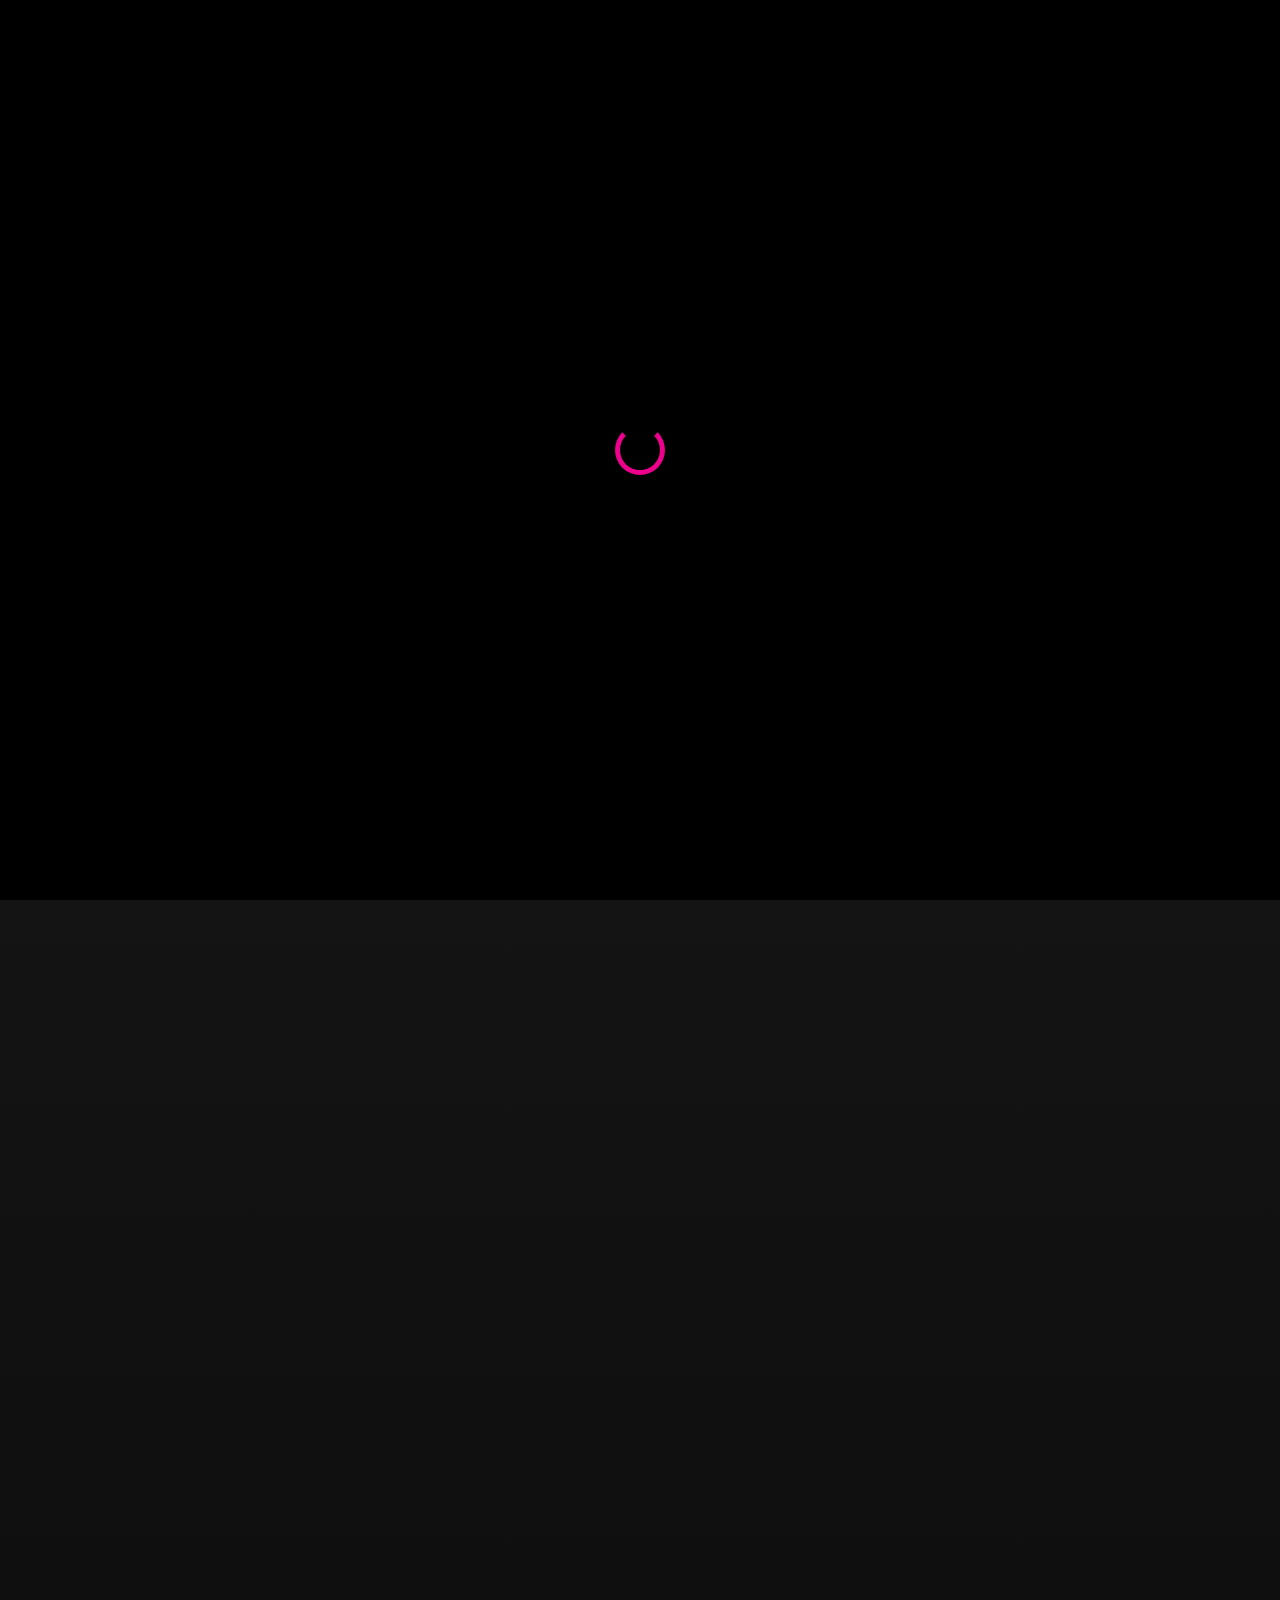
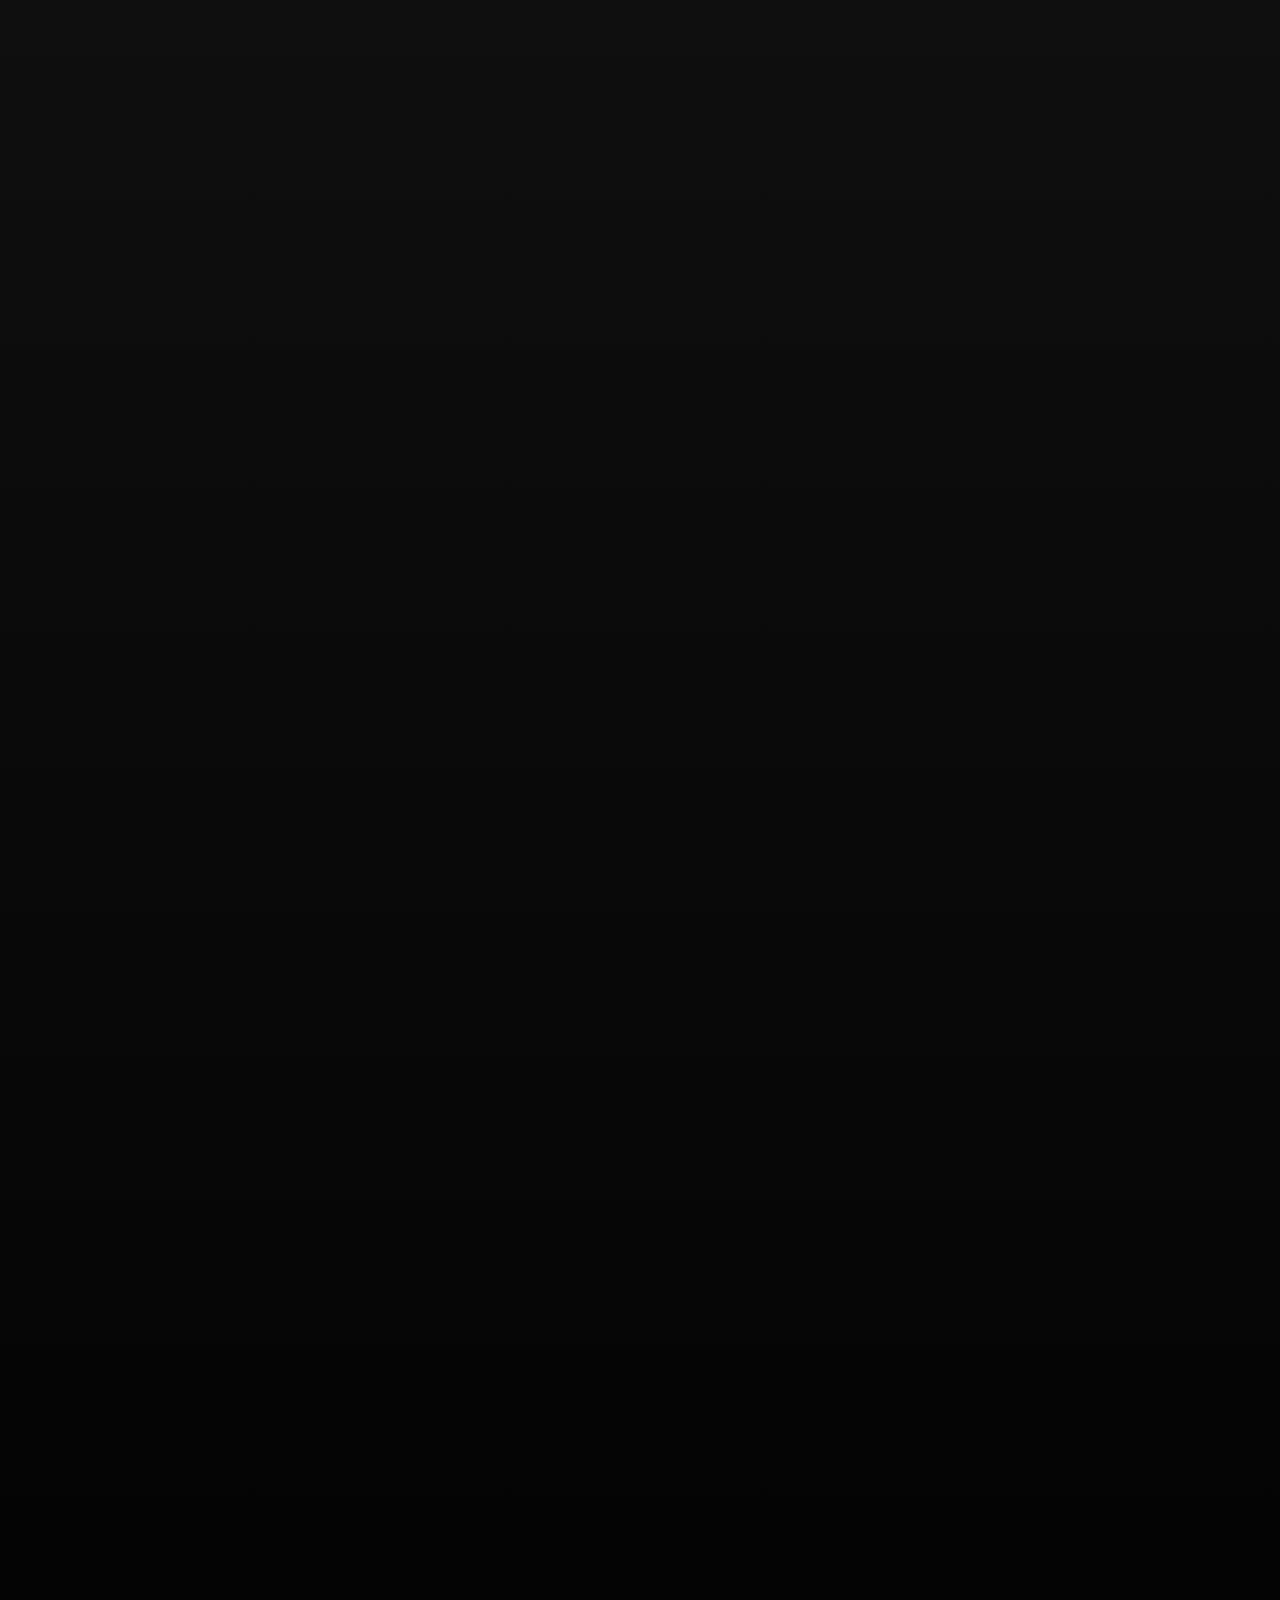
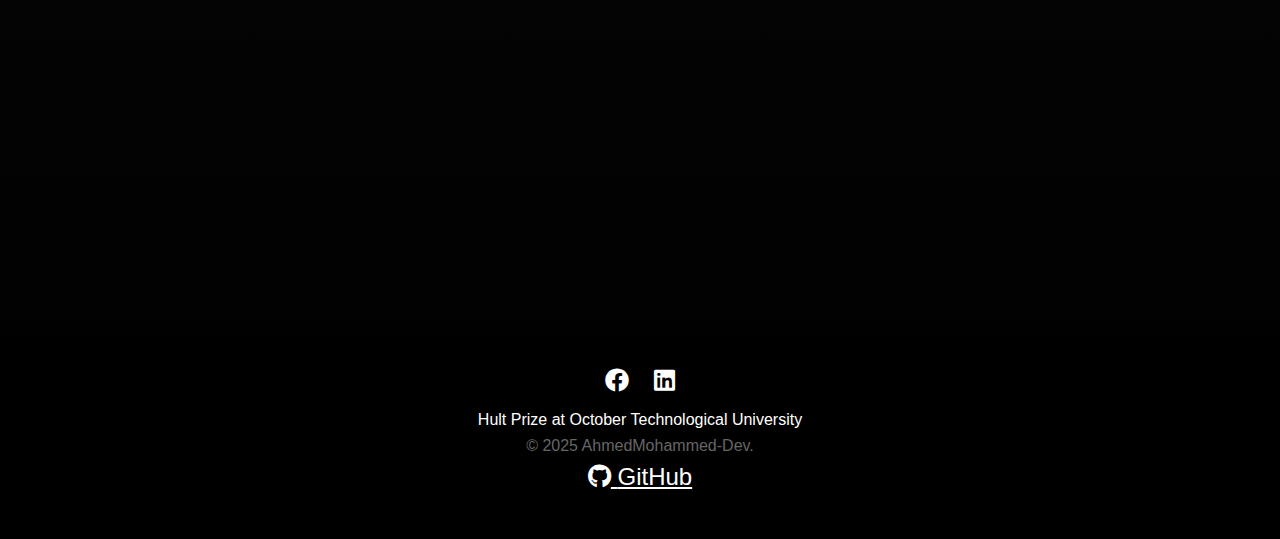
<file: index.html>
<!DOCTYPE html>
<html lang="en">
<head>
    <meta charset="UTF-8">
    <meta name="viewport" content="width=device-width, initial-scale=1.0">
    <meta name="description" content="Hult Prize at October Technological University - Empowering the Next Generation of Social Entrepreneurs">
    <title>Hult Prize - October Technological University</title>
    <link rel="preconnect" href="https://cdnjs.cloudflare.com">
    <link rel="stylesheet" href="https://cdnjs.cloudflare.com/ajax/libs/font-awesome/6.0.0/css/all.min.css">
    <link rel="stylesheet" href="css/styles.css">
</head>
<body>
    <div class="loading">
        <div class="loading-circle"></div>
    </div>

    <header>
        <div class="header-content">
            <a href="#" class="logo">
                <div class="logo-circle"></div>
                Hult Prize
            </a>
            <div class="menu-toggle" onclick="toggleMenu()">
                <i class="fas fa-bars"></i>
            </div>
            <nav id="nav-menu">
 
                <a href="#about">About</a>
                <a href="#details">Event Details</a>
                <a href="#tutorial">Tutorial</a>
                <a href="#guidelines">Guidelines</a>
                <a href="team.html">Our Team</a>
                <a href="register.html">Local Registration</a>
                <a href="https://hultprize.untapinnovate.com/programs/2025" target="_blank">Official Register</a>
            </nav>
        </div>
    </header>

    <section class="hero">
        <div class="hero-content">
            <h1><span>Hult Prize</span> 2025</h1>
            <h2>October Technological University</h2>
            <p>Empowering the Next Generation of Social Entrepreneurs</p>
            <div class="button-group">
                <a href="register.html" class="btn btn-primary">Local Registration</a>
                <a href="https://hultprize.untapinnovate.com/programs/2025" target="_blank" class="btn btn-primary">Official Register</a>
                <a href="#details" class="btn btn-secondary">Learn More</a>
            </div>
        </div>
    </section>

    <section id="about">
        <h2 class="section-title">About Hult Prize</h2>
        <div class="about-content">
            <div class="about-text">
                <p>The Hult Prize is the world's largest student competition for social good, challenging university students to solve pressing social issues through innovative business solutions.</p>
                <p>With a $1M USD prize, the competition empowers the next generation of social entrepreneurs to create positive impact worldwide.</p>
            </div>
        </div>
    </section>

    <section id="tutorial">
        <h2 class="section-title">Registration Tutorial</h2>
        <div style="max-width: 800px; margin: 0 auto; padding: 0 1rem;">
            <div style="position: relative; padding-bottom: 56.25%; height: 0; overflow: hidden; border-radius: 12px;">
                <iframe 
                    style="position: absolute; top: 0; left: 0; width: 100%; height: 100%;" 
                    src="https://www.youtube.com/embed/a-8FKzecjb8" 
                    frameborder="0" 
                    allow="accelerometer; autoplay; clipboard-write; encrypted-media; gyroscope; picture-in-picture" 
                    allowfullscreen>
                </iframe>
            </div>
        </div>
    </section>

    <section id="details">
        <h2 class="section-title">Event Details</h2>
        <div class="cards-container">
            <div class="card">
                <i class="fas fa-calendar"></i>
                <h3>Date & Time</h3>
                <p>October 6, 2025</p>
            </div>
            <div class="card">
                <i class="fas fa-map-marker-alt"></i>
                <h3>Location</h3>
                <p>October Technological University Campus</p>
            </div>
            <div class="card">
                <i class="fas fa-trophy"></i>
                <h3>Prize</h3>
                <p>$1M Global Startup Prize</p>
            </div>
        </div>
    </section>

    <section id="guidelines">
        <h2 class="section-title">Guidelines & Requirements</h2>
        <div class="cards-container">
            <div class="card">
                <i class="fas fa-calendar-check"></i>
                <h3>Registration Deadline</h3>
                <p>Final registration deadline: January 31, 2025</p>
            </div>
            
            <div class="card">
                <i class="fas fa-users"></i>
                <h3>Team Requirements</h3>
                <ul>
                    <li>• 2-4 team members</li>
                    <li>• Must submit idea through registration link</li>
                </ul>
            </div>

            <div class="card">
                <i class="fas fa-star"></i>
                <h3>Team Selection</h3>
                <ul>
                    <li>• Only 3 teams will be selected</li>
                    <li>• Teams can be pre-selected or chosen by university</li>
                </ul>
            </div>

            <div class="card">
                <i class="fas fa-desktop"></i>
                <h3>Presentation Requirements</h3>
                <ul>
                    <li>• PowerPoint presentation required</li>
                    <li>• Teams must be fully prepared for stage presentation</li>
                </ul>
            </div>

            <div class="card">
                <i class="fab fa-whatsapp"></i>
                <h3>Communication</h3>
                <p>Selected teams will be added to a WhatsApp group for coordination and updates</p>
            </div>
        </div>
    </section>

    <section id="register">
        <h2 class="section-title">Ready to Change the World?</h2>
        <div style="text-align: center;">
            <p style="margin-bottom: 2rem;">Join the world's largest student competition for social good</p>
            <div class="button-group">
                <a href="register.html" class="btn btn-primary">Local Registration</a>
                <a href="https://hultprize.untapinnovate.com/programs/2025" target="_blank" class="btn btn-primary">Official Register</a>
            </div>
        </div>
    </section>

    <button id="scrollTop" class="scroll-top">
        <i class="fas fa-arrow-up"></i>
    </button>

    <footer>
        <div class="social-links">
            <a href="https://web.facebook.com/profile.php?id=61570524970012" target="_blank"><i class="fab fa-facebook"></i></a>
            <a href="https://www.linkedin.com/in/ahmedmohammedmohammed" target="_blank"><i class="fab fa-linkedin"></i></a>
        </div>
        <p>Hult Prize at October Technological University</p>
        <p style="color: #666;">© 2025 AhmedMohammed-Dev.</p>
     
        <div class="social-links">
            <a href="https://github.com/AhmedMohammed-Dev" target="_blank" class="github-link">
                <i class="fab fa-github"></i>
                <span>GitHub</span>
            </a>
        </div>
    </footer>

    <script src="js/script.js"></script>
</body>
</html>
</file>
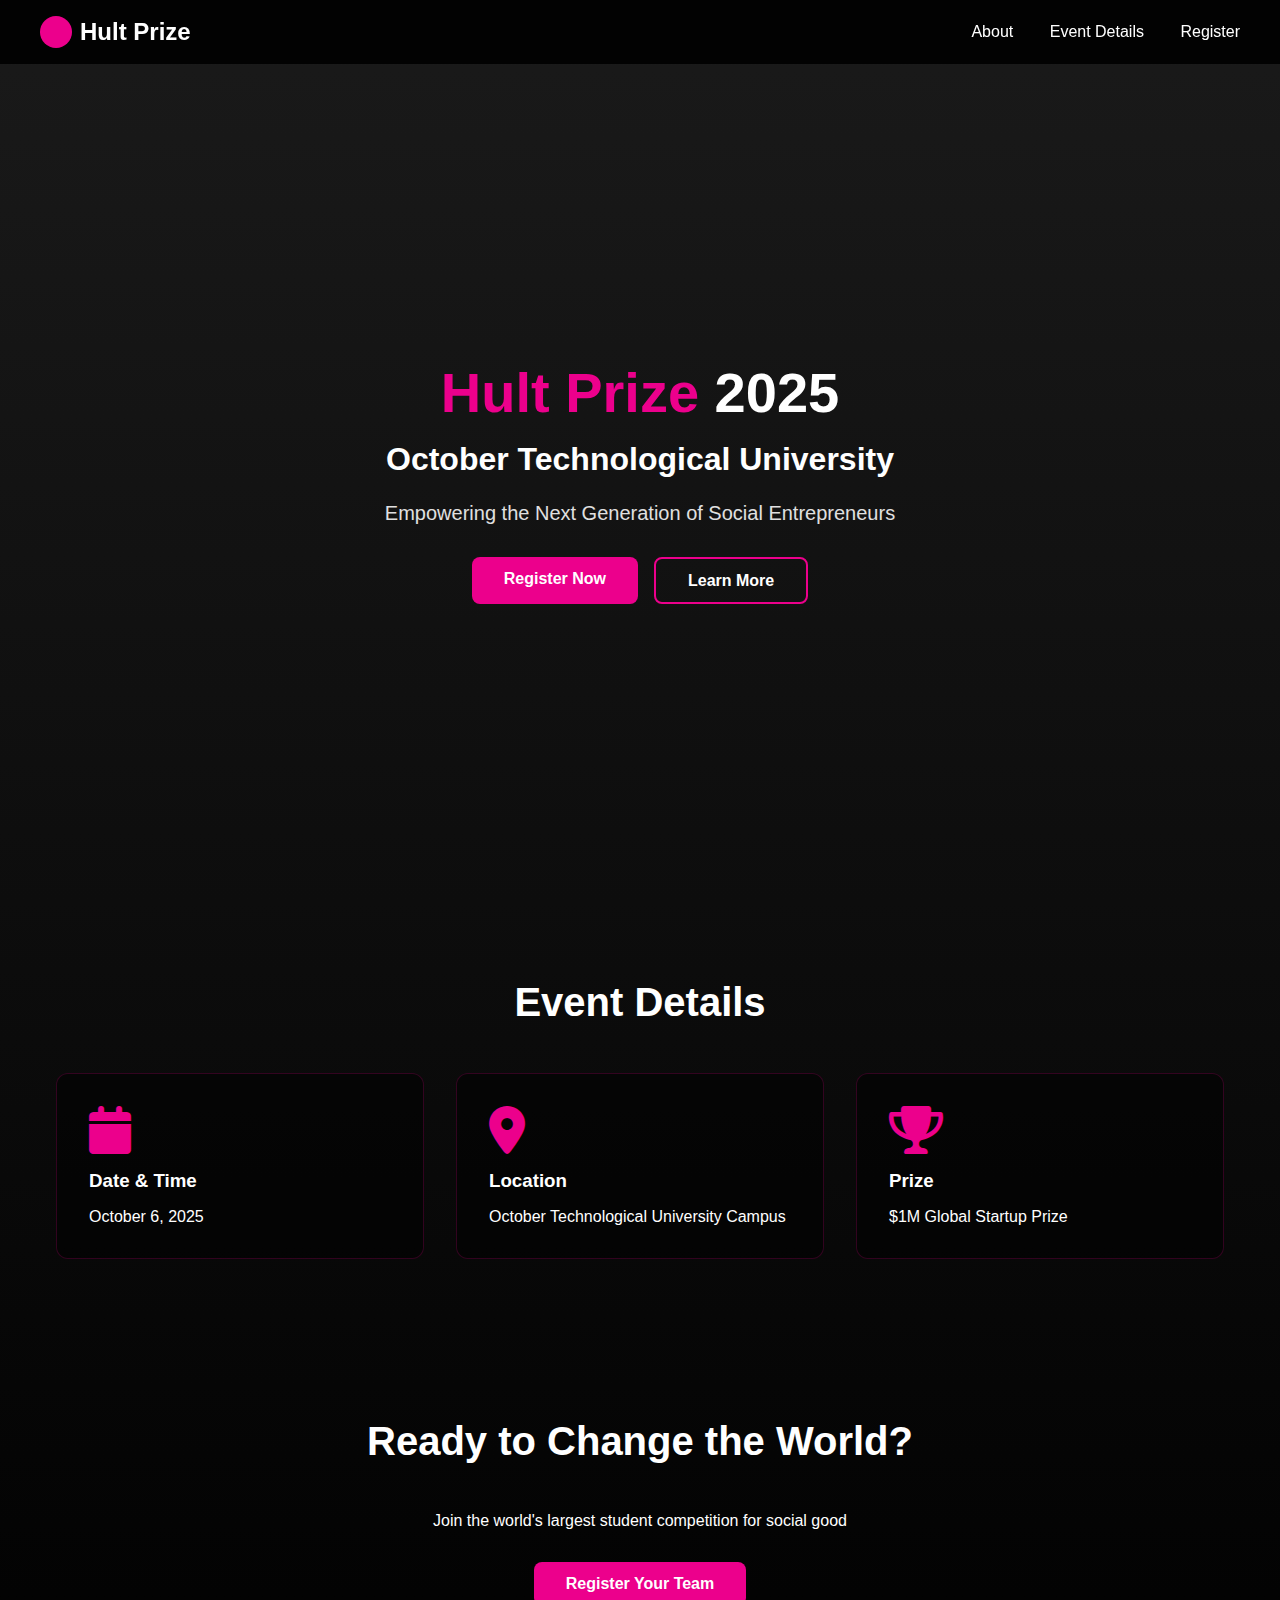
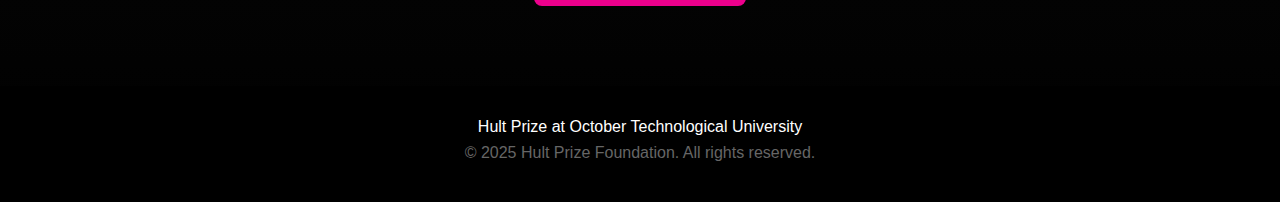
<file: Hult.html>
<!DOCTYPE html>
<html lang="en">
<head>
    <meta charset="UTF-8">
    <meta name="viewport" content="width=device-width, initial-scale=1.0">
    <title>Hult Prize - October Technological University</title>
    <link rel="stylesheet" href="https://cdnjs.cloudflare.com/ajax/libs/font-awesome/6.0.0/css/all.min.css">
    <style>
        * {
            margin: 0;
            padding: 0;
            box-sizing: border-box;
            font-family: 'Arial', sans-serif;
        }

        body {
            background: linear-gradient(to bottom, #1a1a1a, #000000);
            color: white;
            min-height: 100vh;
        }

        header {
            position: fixed;
            top: 0;
            left: 0;
            width: 100%;
            background-color: rgba(0, 0, 0, 0.9);
            backdrop-filter: blur(8px);
            z-index: 1000;
            padding: 1rem 2rem;
        }

        .header-content {
            max-width: 1200px;
            margin: 0 auto;
            display: flex;
            justify-content: space-between;
            align-items: center;
        }

        .logo {
            color: white;
            text-decoration: none;
            font-size: 1.5rem;
            font-weight: bold;
            display: flex;
            align-items: center;
            gap: 0.5rem;
        }

        .logo-circle {
            width: 2rem;
            height: 2rem;
            background-color: #EC008C;
            border-radius: 50%;
        }

        nav a {
            color: white;
            text-decoration: none;
            margin-left: 2rem;
            transition: color 0.3s;
        }

        nav a:hover {
            color: #EC008C;
        }

        .hero {
            min-height: 100vh;
            display: flex;
            align-items: center;
            justify-content: center;
            text-align: center;
            padding: 6rem 1rem 2rem;
        }

        .hero-content {
            max-width: 800px;
        }

        .hero h1 {
            font-size: 3.5rem;
            margin-bottom: 1rem;
        }

        .hero h1 span {
            color: #EC008C;
        }

        .hero h2 {
            font-size: 2rem;
            margin-bottom: 1.5rem;
        }

        .hero p {
            font-size: 1.25rem;
            color: #e0e0e0;
            margin-bottom: 2rem;
        }

        .button-group {
            display: flex;
            gap: 1rem;
            justify-content: center;
        }

        .btn {
            display: inline-block;
            padding: 0.8rem 2rem;
            border-radius: 8px;
            text-decoration: none;
            font-weight: bold;
            transition: all 0.3s;
        }

        .btn-primary {
            background-color: #EC008C;
            color: white;
        }

        .btn-primary:hover {
            background-color: rgba(236, 0, 140, 0.8);
        }

        .btn-secondary {
            border: 2px solid #EC008C;
            color: white;
        }

        .btn-secondary:hover {
            background-color: rgba(236, 0, 140, 0.1);
        }

        section {
            padding: 5rem 1rem;
        }

        .section-title {
            text-align: center;
            font-size: 2.5rem;
            margin-bottom: 3rem;
        }

        .cards-container {
            max-width: 1200px;
            margin: 0 auto;
            display: grid;
            grid-template-columns: repeat(auto-fit, minmax(300px, 1fr));
            gap: 2rem;
            padding: 0 1rem;
        }

        .card {
            background-color: rgba(0, 0, 0, 0.5);
            border: 1px solid rgba(236, 0, 140, 0.2);
            padding: 2rem;
            border-radius: 12px;
            transition: all 0.3s;
        }

        .card:hover {
            border-color: rgba(236, 0, 140, 0.4);
            transform: translateY(-5px);
        }

        .card i {
            font-size: 3rem;
            color: #EC008C;
            margin-bottom: 1rem;
        }

        .card h3 {
            margin-bottom: 1rem;
        }

        footer {
            background-color: black;
            padding: 2rem;
            text-align: center;
        }

        footer p {
            margin-bottom: 0.5rem;
        }

        @media (max-width: 768px) {
            nav {
                display: none;
            }

            .hero h1 {
                font-size: 2.5rem;
            }

            .hero h2 {
                font-size: 1.5rem;
            }

            .button-group {
                flex-direction: column;
            }
        }
    </style>
</head>
<body>
    <header>
        <div class="header-content">
            <a href="#" class="logo">
                <div class="logo-circle"></div>
                Hult Prize
            </a>
            <nav>
                <a href="#about">About</a>
                <a href="#details">Event Details</a>
                <a href="#register">Register</a>
            </nav>
        </div>
    </header>

    <section class="hero">
        <div class="hero-content">
            <h1><span>Hult Prize</span> 2025</h1>
            <h2>October Technological University</h2>
            <p>Empowering the Next Generation of Social Entrepreneurs</p>
            <div class="button-group">
                <a href="#register" class="btn btn-primary">Register Now</a>
                <a href="#details" class="btn btn-secondary">Learn More</a>
            </div>
        </div>
    </section>

    <section id="details">
        <h2 class="section-title">Event Details</h2>
        <div class="cards-container">
            <div class="card">
                <i class="fas fa-calendar"></i>
                <h3>Date & Time</h3>
                <p>October 6, 2025</p>
            </div>
            <div class="card">
                <i class="fas fa-map-marker-alt"></i>
                <h3>Location</h3>
                <p>October Technological University Campus</p>
            </div>
            <div class="card">
                <i class="fas fa-trophy"></i>
                <h3>Prize</h3>
                <p>$1M Global Startup Prize</p>
            </div>
        </div>
    </section>

    <section id="register">
        <h2 class="section-title">Ready to Change the World?</h2>
        <div style="text-align: center;">
            <p style="margin-bottom: 2rem;">Join the world's largest student competition for social good</p>
            <a href="#" class="btn btn-primary">Register Your Team</a>
        </div>
    </section>

    <footer>
        <p>Hult Prize at October Technological University</p>
        <p style="color: #666;">© 2025 Hult Prize Foundation. All rights reserved.</p>
    </footer>
</body>
</html>
</file>
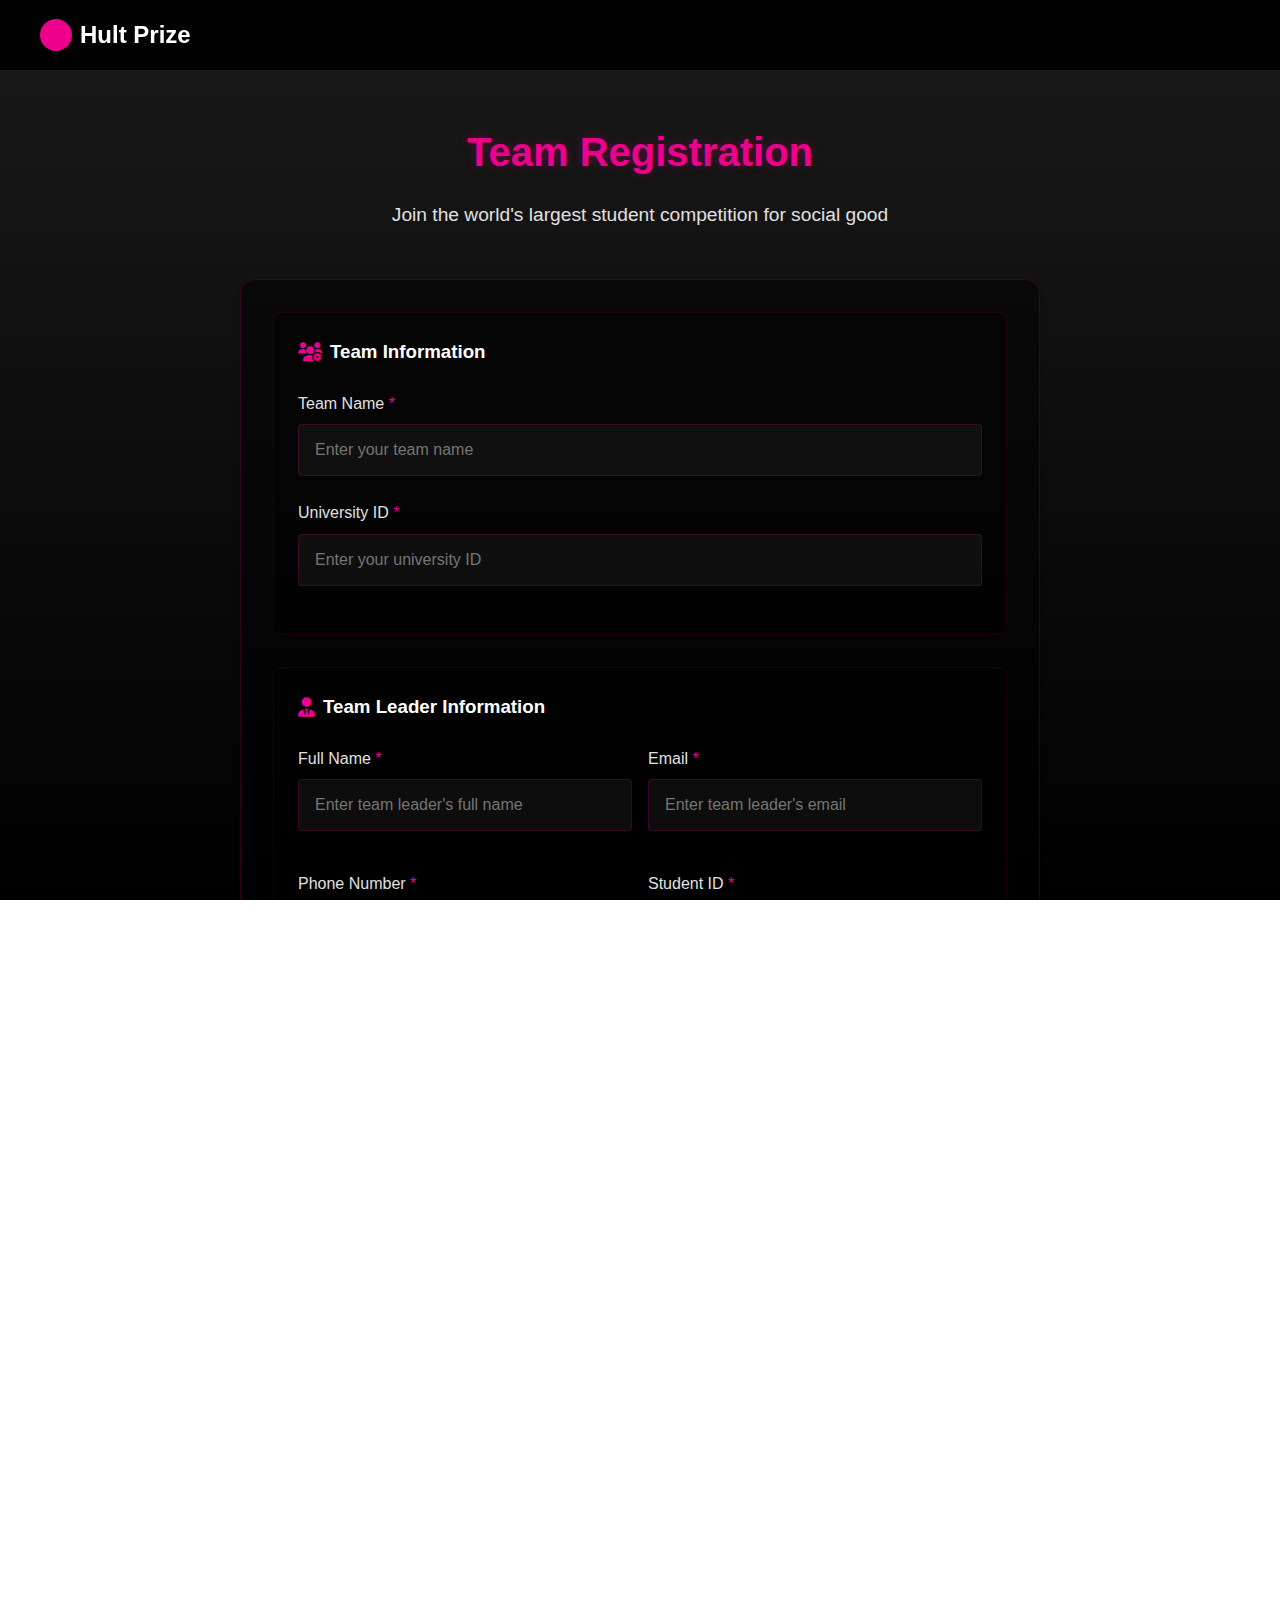
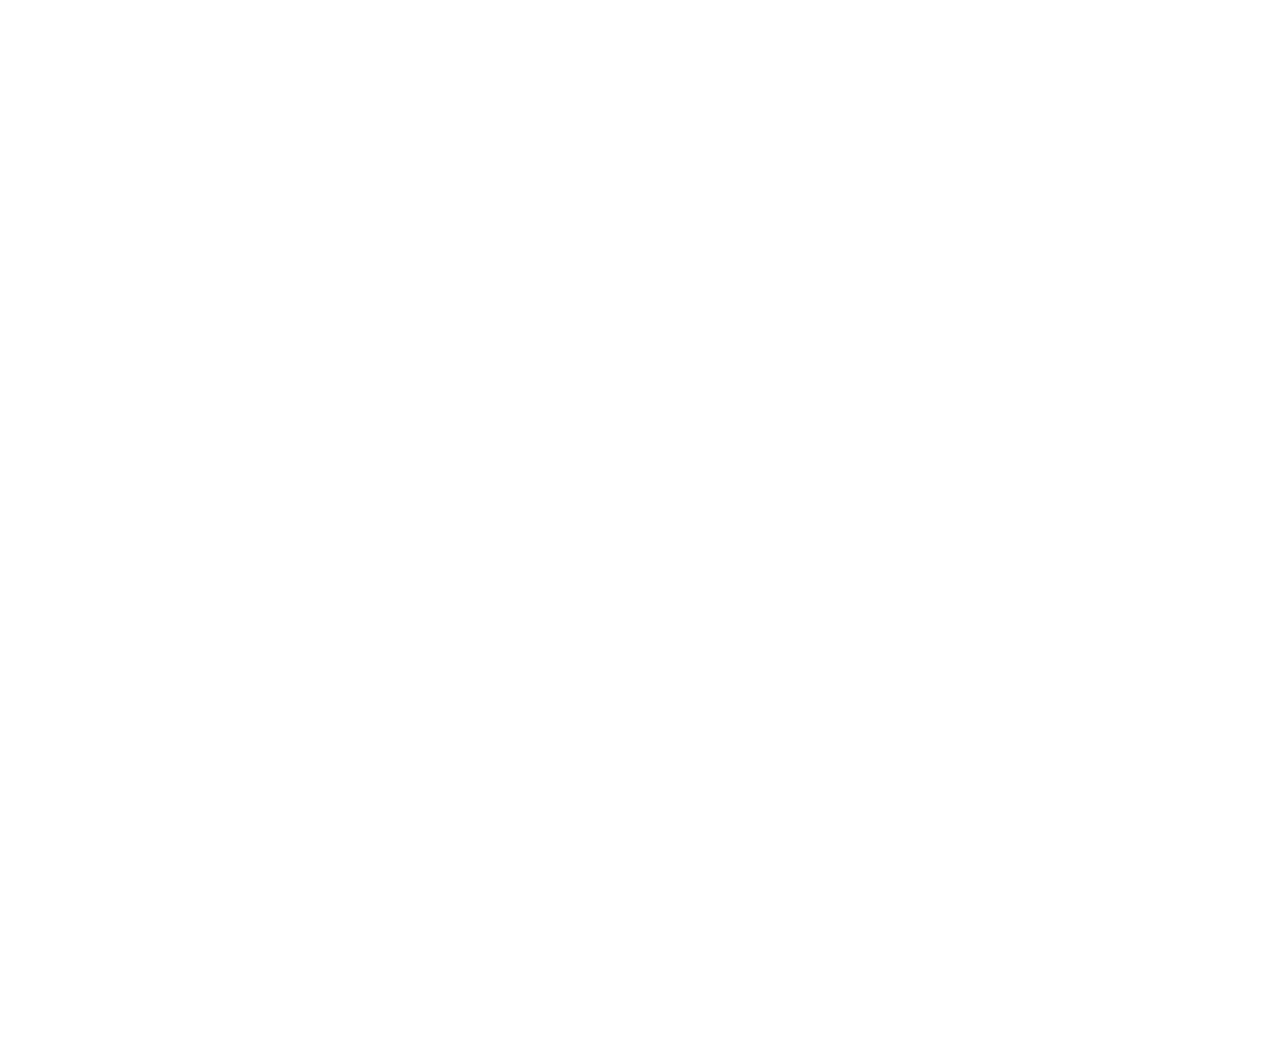
<file: register.html>
<!DOCTYPE html>
<html lang="en">
<head>
    <meta charset="UTF-8">
    <meta name="viewport" content="width=device-width, initial-scale=1.0, maximum-scale=1.0, user-scalable=no">
    <meta name="description" content="Register for Hult Prize at October Technological University">
    <title>Register - Hult Prize</title>
    <link rel="preconnect" href="https://cdnjs.cloudflare.com">
    <link rel="stylesheet" href="https://cdnjs.cloudflare.com/ajax/libs/font-awesome/6.0.0/css/all.min.css">
    <link rel="stylesheet" href="css/register-styles.css">
</head>
<body>
    <header>
        <div class="header-content">
            <a href="index.html" class="logo">
                <div class="logo-circle"></div>
                Hult Prize
            </a>
        </div>
    </header>

    <main class="registration-section">
        <div class="registration-container">
            <h1 class="section-title">Team Registration</h1>
            <p class="section-subtitle">Join the world's largest student competition for social good</p>

            <form class="form-container" id="registrationForm" onsubmit="submitForm(event)">
                <!-- Team Information -->
                <div class="form-section">
                    <div class="section-header">
                        <i class="fas fa-users-gear"></i>
                        <h3>Team Information</h3>
                    </div>
                    <div class="form-group">
                        <label>Team Name <span class="required">*</span></label>
                        <input type="text" name="team_name" required placeholder="Enter your team name">
                    </div>
                    <div class="form-group">
                        <label>University ID <span class="required">*</span></label>
                        <input type="text" name="university_id" required placeholder="Enter your university ID">
                    </div>
                </div>

                <!-- Team Leader -->
                <div class="form-section">
                    <div class="section-header">
                        <i class="fas fa-user-tie"></i>
                        <h3>Team Leader Information</h3>
                    </div>
                    <div class="team-members">
                        <div class="form-group">
                            <label>Full Name <span class="required">*</span></label>
                            <input type="text" name="leader_name" required placeholder="Enter team leader's full name">
                        </div>
                        <div class="form-group">
                            <label>Email <span class="required">*</span></label>
                            <input type="email" name="leader_email" required placeholder="Enter team leader's email">
                        </div>
                        <div class="form-group">
                            <label>Phone Number <span class="required">*</span></label>
                            <input type="tel" name="leader_phone" required placeholder="Enter team leader's phone number">
                        </div>
                        <div class="form-group">
                            <label>Student ID <span class="required">*</span></label>
                            <input type="text" name="leader_id" required placeholder="Enter team leader's student ID">
                        </div>
                    </div>
                </div>

                <!-- Team Members -->
                <div class="form-section">
                    <div class="section-header">
                        <i class="fas fa-users"></i>
                        <h3>Team Members</h3>
                    </div>
                    
                    <!-- Member 1 -->
                    <div class="team-members">
                        <div class="form-group">
                            <label>Member 1 Full Name</label>
                            <input type="text" name="member1_name" placeholder="Enter member's full name">
                        </div>
                        <div class="form-group">
                            <label>Member 1 Email</label>
                            <input type="email" name="member1_email" placeholder="Enter member's email">
                        </div>
                        <div class="form-group">
                            <label>Member 1 Student ID</label>
                            <input type="text" name="member1_id" placeholder="Enter member's student ID">
                        </div>
                    </div>

                    <!-- Member 2 -->
                    <div class="team-members">
                        <div class="form-group">
                            <label>Member 2 Full Name</label>
                            <input type="text" name="member2_name" placeholder="Enter member's full name">
                        </div>
                        <div class="form-group">
                            <label>Member 2 Email</label>
                            <input type="email" name="member2_email" placeholder="Enter member's email">
                        </div>
                        <div class="form-group">
                            <label>Member 2 Student ID</label>
                            <input type="text" name="member2_id" placeholder="Enter member's student ID">
                        </div>
                    </div>

                    <!-- Member 3 -->
                    <div class="team-members">
                        <div class="form-group">
                            <label>Member 3 Full Name</label>
                            <input type="text" name="member3_name" placeholder="Enter member's full name">
                        </div>
                        <div class="form-group">
                            <label>Member 3 Email</label>
                            <input type="email" name="member3_email" placeholder="Enter member's email">
                        </div>
                        <div class="form-group">
                            <label>Member 3 Student ID</label>
                            <input type="text" name="member3_id" placeholder="Enter member's student ID">
                        </div>
                    </div>
                </div>

                <!-- Project Information -->
                <div class="form-section">
                    <div class="section-header">
                        <i class="fas fa-lightbulb"></i>
                        <h3>Project Information</h3>
                    </div>
                    <div class="form-group">
                        <label>Project Title <span class="required">*</span></label>
                        <input type="text" name="project_title" required placeholder="Enter your project title">
                    </div>
                    <div class="form-group">
                        <label>Project Description <span class="required">*</span></label>
                        <textarea name="project_description" rows="4" required 
                            placeholder="Describe your project idea and its impact..."></textarea>
                    </div>
                    <div class="form-group">
                        <label>Project Category <span class="required">*</span></label>
                        <select name="project_category" class="category-select" required>
                            <option value="" disabled selected>Select a category</option>
                            <option value="sustainability" class="category-option sustainability">
                                🌱 Sustainability & Environment
                            </option>
                            <option value="healthcare" class="category-option healthcare">
                                🏥 Healthcare Innovation
                            </option>
                            <option value="education" class="category-option education">
                                📚 Education Technology
                            </option>
                            <option value="fintech" class="category-option fintech">
                                💰 Financial Technology
                            </option>
                            <option value="social" class="category-option social">
                                🤝 Social Impact
                            </option>
                            <option value="agriculture" class="category-option agriculture">
                                🌾 Agriculture & Food
                            </option>
                            <option value="energy" class="category-option energy">
                                ⚡ Clean Energy
                            </option>
                            <option value="water" class="category-option water">
                                💧 Water Solutions
                            </option>
                            <option value="waste" class="category-option waste">
                                ♻️ Waste Management
                            </option>
                            <option value="other" class="category-option other">
                                🎯 Other Innovations
                            </option>
                        </select>
                    </div>
                </div>

                <button type="submit" class="submit-btn">Submit Registration</button>
            </form>
        </div>
    </main>

    <footer class="footer">
        <div class="footer-content">
            <p>© 2025 AhmedMohammed-Dev.</p>
            <div class="social-links">
                <a href="https://github.com/AhmedMohammed-Dev" target="_blank" class="github-link">
                    <i class="fab fa-github"></i>
                    <span>GitHub</span>
                </a>
            </div>
        </div>
    </footer>

    <script src="js/register-script.js"></script>
</body>
</html>
</file>
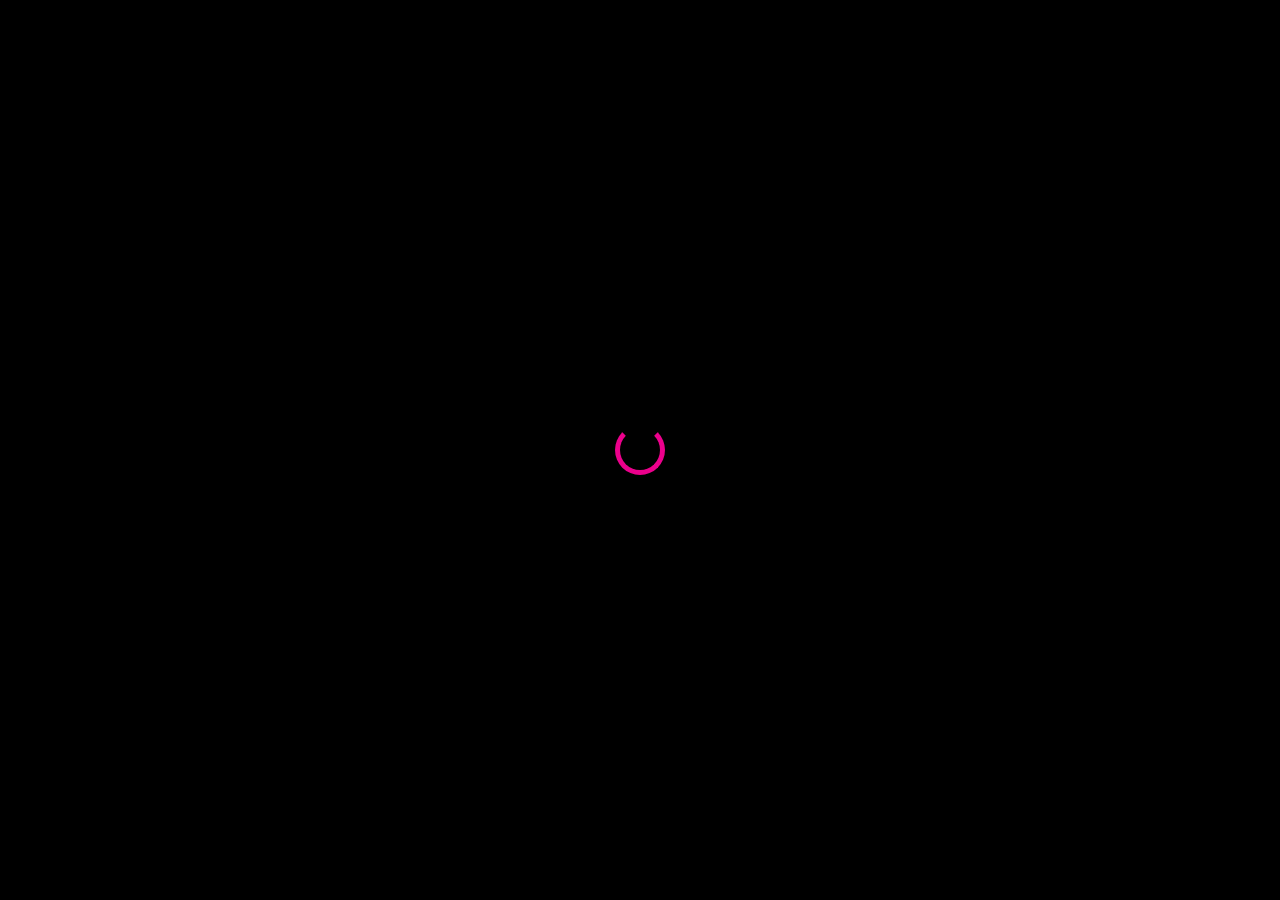
<file: team.html>
<!DOCTYPE html>
<html lang="en">
<head>
    <meta charset="UTF-8">
    <meta name="viewport" content="width=device-width, initial-scale=1.0">
    <title>Our Team - Hult Prize</title>
    <link rel="stylesheet" href="https://cdnjs.cloudflare.com/ajax/libs/font-awesome/6.0.0/css/all.min.css">
    <link rel="stylesheet" href="css/team-styles.css">
</head>
<body>
    <div class="loading">
        <div class="loading-circle"></div>
    </div>

    <header>
        <div class="header-content">
            <a href="index.html" class="logo">
                <div class="logo-circle"></div>
                Hult Prize
            </a>
            <div class="menu-toggle" onclick="toggleMenu()">
                <i class="fas fa-bars"></i>
            </div>
            <nav id="nav-menu">
                <a href="index.html">Home</a>
                <a href="index.html#about">About</a>
                <a href="index.html#details">Event Details</a>
                <a href="index.html#tutorial">Tutorial</a>
                <a href="index.html#guidelines">Guidelines</a>
                <a href="register.html">Local Registration</a>
                <a href="https://hultprize.untapinnovate.com/programs/2025" target="_blank">Official Register</a>
            </nav>
        </div>
    </header>

    <section class="team-section">
        <h2 class="section-title">Our Team</h2>
        <div class="cards-container">
            <!-- نموذج لعضو في الفريق - كرر هذا الجزء لكل عضو -->
            <div class="card">
                <div class="member-image">
                    <img src="images/Ahmed.jpg" alt="Team Member">
                </div>
                <h3>Ahmed Mohammed</h3>
                <p class="position">Experts & judges Support Team & Website owner</p>
                <div class="social-links">
                    <a href="https://github.com/AhmedMohammed-Dev" target="_blank" title="GitHub"><i class="fab fa-github"></i></a>
                    <a href="https://www.linkedin.com/in/ahmedmohammedmohammed" target="_blank"><i class="fab fa-linkedin"></i></a>
                </div>
            </div>

            



  <div class="card">
                <div class="member-image">
                    <img src="images/mariamtarek.jpg" alt="Team Member">
                </div>
                <h3>Mariam Tarek</h3>
                <p class="position">Experts & judges Support Team</p>
                <div class="social-links">
                </div>
            </div>



            

            
            
             <div class="card">
                <div class="member-image">
                    <img src="images/omar.jpg" alt="Team Member">
                </div>
                <h3>Omar Ahmed</h3>
                <p class="position">Experts & judges Support Team</p>
                <div class="social-links">
                </div>
            </div>



  <div class="card">
                <div class="member-image">
                    <img src="images/AhmedElnmrawy.jpg" alt="Team Member">
                </div>
                <h3>Ahmed Elnmrawy</h3>
                <p class="position">Photographer</p>
                <div class="social-links">
                    <a href="https://www.facebook.com/share/1KZo428Ai4/?mibextid=wwXIfr" target="_blank"><i class="fab fa-facebook"></i></a>
                </div>
            </div>







            
            
            <!-- كرر البطاقة لباقي الأعضاء -->
        </div>
    </section>

    <button id="scrollTop" class="scroll-top">
        <i class="fas fa-arrow-up"></i>
    </button>

    <footer>
        <div class="social-links">
            <a href="https://web.facebook.com/profile.php?id=61570524970012" target="_blank"><i class="fab fa-facebook"></i></a>
            <a href="https://www.linkedin.com/in/ahmedmohammedmohammed" target="_blank"><i class="fab fa-linkedin"></i></a>
        </div>
        <p>Hult Prize at October Technological University</p>
        <p style="color: #666;">© 2025 AhmedMohammed-Dev.</p>
        <div class="social-links">
        <a href="https://github.com/AhmedMohammed-Dev" target="_blank" class="github-link">
            <i class="fab fa-github"></i>
            <span>GitHub</span>
        </a>
    </div>
    </footer>

    <script src="js/team-script.js"></script>
</body>
</html>
</file>
<file: css/styles.css>
* {
    margin: 0;
    padding: 0;
    box-sizing: border-box;
    font-family: 'Arial', sans-serif;
}

body {
    background: linear-gradient(to bottom, #1a1a1a, #000000);
    color: white;
    min-height: 100vh;
}

.loading {
    position: fixed;
    top: 0;
    left: 0;
    width: 100%;
    height: 100%;
    background: #000;
    display: flex;
    justify-content: center;
    align-items: center;
    z-index: 9999;
}

.loading-circle {
    width: 50px;
    height: 50px;
    border: 5px solid #EC008C;
    border-top: 5px solid transparent;
    border-radius: 50%;
    animation: spin 1s linear infinite;
}

@keyframes spin {
    0% { transform: rotate(0deg); }
    100% { transform: rotate(360deg); }
}

header {
    position: fixed;
    top: 0;
    left: 0;
    width: 100%;
    background-color: rgba(0, 0, 0, 0.9);
    backdrop-filter: blur(8px);
    z-index: 1000;
    padding: 1rem 2rem;
}

.header-content {
    max-width: 1200px;
    margin: 0 auto;
    display: flex;
    justify-content: space-between;
    align-items: center;
}

.logo {
    color: white;
    text-decoration: none;
    font-size: 1.5rem;
    font-weight: bold;
    display: flex;
    align-items: center;
    gap: 0.5rem;
}

.logo-circle {
    width: 2rem;
    height: 2rem;
    background-color: #EC008C;
    border-radius: 50%;
}

.menu-toggle {
    display: none;
    font-size: 1.5rem;
    cursor: pointer;
    color: white;
}

nav a {
    color: white;
    text-decoration: none;
    margin-left: 2rem;
    transition: color 0.3s;
}

nav a:hover {
    color: #EC008C;
}

.hero {
    min-height: 100vh;
    display: flex;
    align-items: center;
    justify-content: center;
    text-align: center;
    padding: 6rem 1rem 2rem;
}

.hero-content {
    max-width: 800px;
}

.hero h1 {
    font-size: 3.5rem;
    margin-bottom: 1rem;
}

.hero h1 span {
    color: #EC008C;
}

.hero h2 {
    font-size: 2rem;
    margin-bottom: 1.5rem;
}

.hero p {
    font-size: 1.25rem;
    color: #e0e0e0;
    margin-bottom: 2rem;
}

.button-group {
    display: flex;
    gap: 1rem;
    justify-content: center;
    flex-wrap: wrap;
}

.btn {
    display: inline-block;
    padding: 0.8rem 2rem;
    border-radius: 8px;
    text-decoration: none;
    font-weight: bold;
    transition: all 0.3s;
    min-width: 200px;
    text-align: center;
}

.btn-primary {
    background-color: #EC008C;
    color: white;
}

.btn-primary:hover {
    background-color: rgba(236, 0, 140, 0.8);
}

.btn-secondary {
    border: 2px solid #EC008C;
    color: white;
}

.btn-secondary:hover {
    background-color: rgba(236, 0, 140, 0.1);
}

section {
    padding: 5rem 1rem;
}

.section-title {
    text-align: center;
    font-size: 2.5rem;
    margin-bottom: 3rem;
}

.about-content {
    max-width: 800px;
    margin: 0 auto;
    text-align: center;
}

.about-text p {
    margin-bottom: 1.5rem;
    line-height: 1.6;
    color: #e0e0e0;
}

.cards-container {
    max-width: 1200px;
    margin: 0 auto;
    display: grid;
    grid-template-columns: repeat(auto-fit, minmax(300px, 1fr));
    gap: 2rem;
    padding: 0 1rem;
}

.card {
    background-color: rgba(0, 0, 0, 0.5);
    border: 1px solid rgba(236, 0, 140, 0.2);
    padding: 2rem;
    border-radius: 12px;
    transition: all 0.3s;
    position: relative;
    overflow: hidden;
}

.card::before {
    content: '';
    position: absolute;
    top: 0;
    left: 0;
    width: 100%;
    height: 100%;
    background: linear-gradient(45deg, transparent, rgba(236, 0, 140, 0.1));
    transform: translateX(-100%);
    transition: 0.5s;
}

.card:hover::before {
    transform: translateX(0);
}

.card:hover {
    border-color: rgba(236, 0, 140, 0.4);
    transform: translateY(-5px);
}

.card i {
    font-size: 3rem;
    color: #EC008C;
    margin-bottom: 1rem;
}

.card h3 {
    margin-bottom: 1rem;
}

.card ul {
    margin-top: 1rem;
    list-style: none;
    text-align: left;
}

.card li {
    margin-bottom: 0.5rem;
    color: #e0e0e0;
}

.scroll-top {
    position: fixed;
    bottom: 20px;
    right: 20px;
    background: #EC008C;
    color: white;
    width: 40px;
    height: 40px;
    border-radius: 50%;
    border: none;
    cursor: pointer;
    display: none;
    align-items: center;
    justify-content: center;
    transition: 0.3s;
    z-index: 1000;
}

.scroll-top:hover {
    transform: translateY(-5px);
    background: rgba(236, 0, 140, 0.8);
}

footer {
    background-color: black;
    padding: 2rem;
    text-align: center;
}

.social-links {
    margin-bottom: 1rem;
}

.social-links a {
    color: white;
    margin: 0 10px;
    font-size: 1.5rem;
    transition: 0.3s;
}

.social-links a:hover {
    color: #EC008C;
}

footer p {
    margin-bottom: 0.5rem;
}

@media (max-width: 768px) {
    .menu-toggle {
        display: block;
    }

    nav {
        display: none;
        position: absolute;
        top: 100%;
        left: 0;
        width: 100%;
        background-color: rgba(0, 0, 0, 0.95);
        padding: 1rem;
        box-shadow: 0 2px 5px rgba(0,0,0,0.2);
    }

    nav.active {
        display: block;
    }

    nav a {
        display: block;
        margin: 1rem 0;
        text-align: center;
        padding: 0.5rem 0;
    }

    .hero h1 {
        font-size: 2.5rem;
    }

    .hero h2 {
        font-size: 1.5rem;
    }

    .button-group {
        flex-direction: column;
        align-items: center;
    }

    .btn {
        width: 100%;
        max-width: 300px;
    }
}
</file>
<file: css/register-styles.css>
* {
    margin: 0;
    padding: 0;
    box-sizing: border-box;
    font-family: 'Arial', sans-serif;
}

html, body {
    overflow-x: hidden;
    position: relative;
    height: 100%;
    scroll-behavior: smooth;
}

body {
    background: linear-gradient(to bottom, #1a1a1a, #000000);
    color: white;
    min-height: 100vh;
    line-height: 1.6;
}

/* Header Styles */
header {
    position: fixed;
    top: 0;
    left: 0;
    width: 100%;
    background-color: rgba(0, 0, 0, 0.9);
    backdrop-filter: blur(8px);
    z-index: 1000;
    padding: 1rem 2rem;
}

.header-content {
    max-width: 1200px;
    margin: 0 auto;
    display: flex;
    justify-content: space-between;
    align-items: center;
}

.logo {
    color: white;
    text-decoration: none;
    font-size: 1.5rem;
    font-weight: bold;
    display: flex;
    align-items: center;
    gap: 0.5rem;
}

.logo-circle {
    width: 2rem;
    height: 2rem;
    background-color: #EC008C;
    border-radius: 50%;
}

/* Main Registration Section */
.registration-section {
    padding: 120px 20px 40px;
    min-height: calc(100vh - 60px);
    position: relative;
    overflow-y: auto;
    -webkit-overflow-scrolling: touch;
}

.registration-container {
    max-width: 800px;
    margin: 0 auto;
    width: 100%;
}

.section-title {
    text-align: center;
    font-size: clamp(1.8rem, 4vw, 2.5rem);
    margin-bottom: 1rem;
    color: #EC008C;
    text-shadow: 0 0 10px rgba(236, 0, 140, 0.3);
}

.section-subtitle {
    text-align: center;
    font-size: clamp(1rem, 2vw, 1.2rem);
    color: #e0e0e0;
    margin-bottom: 3rem;
}

/* Form Container */
.form-container {
    background: rgba(0, 0, 0, 0.5);
    border: 1px solid rgba(236, 0, 140, 0.2);
    border-radius: 15px;
    padding: clamp(1rem, 3vw, 2rem);
    margin-top: 2rem;
    box-shadow: 0 4px 6px rgba(0, 0, 0, 0.1);
    position: relative;
    overflow: visible;
}

.form-section {
    margin-bottom: 2rem;
    padding: clamp(1rem, 2vw, 1.5rem);
    border: 1px solid rgba(236, 0, 140, 0.1);
    border-radius: 8px;
    background: rgba(0, 0, 0, 0.3);
    transition: all 0.3s ease;
    scroll-margin-top: 100px;
}

.form-section:hover {
    border-color: rgba(236, 0, 140, 0.3);
    transform: translateY(-2px);
}

.section-header {
    display: flex;
    align-items: center;
    gap: 0.5rem;
    margin-bottom: 1.5rem;
}

.section-header i {
    color: #EC008C;
    font-size: 1.2rem;
}

/* Form Groups and Inputs */
.form-group {
    margin-bottom: 1.5rem;
    position: relative;
    transition: all 0.3s ease;
}

label {
    display: block;
    margin-bottom: 0.5rem;
    color: #e0e0e0;
    font-size: clamp(0.9rem, 1.5vw, 1rem);
}

input, textarea, select {
    width: 100%;
    padding: clamp(0.8rem, 2vw, 1rem);
    background: rgba(255, 255, 255, 0.05);
    border: 1px solid rgba(236, 0, 140, 0.2);
    border-radius: 4px;
    color: white;
    font-size: 16px;
    transition: all 0.3s;
}

input:focus, textarea:focus, select:focus {
    outline: none;
    border-color: #EC008C;
    background: rgba(255, 255, 255, 0.1);
    box-shadow: 0 0 0 2px rgba(236, 0, 140, 0.1);
    transform: none;
}

/* Team Members Grid */
.team-members {
    display: grid;
    grid-template-columns: repeat(auto-fit, minmax(250px, 1fr));
    gap: 1rem;
}

/* Category Select Styling */
.category-select {
    width: 100%;
    padding: 12px;
    background: rgba(0, 0, 0, 0.7);
    border: 1px solid rgba(236, 0, 140, 0.2);
    border-radius: 8px;
    color: white;
    cursor: pointer;
    font-size: 16px;
    transition: all 0.3s ease;
}

.category-select:hover {
    border-color: #EC008C;
    background: rgba(0, 0, 0, 0.8);
}

.category-select option {
    padding: 12px;
    background-color: #1a1a1a;
}

/* Submit Button */
.submit-btn {
    background: #EC008C;
    color: white;
    padding: clamp(0.8rem, 2vw, 1rem) 2rem;
    border: none;
    border-radius: 8px;
    cursor: pointer;
    width: 100%;
    font-size: clamp(1rem, 1.5vw, 1.1rem);
    font-weight: bold;
    transition: all 0.3s;
    position: relative;
    overflow: hidden;
}

.submit-btn:hover {
    background: rgba(236, 0, 140, 0.8);
    transform: translateY(-2px);
}

.submit-btn:disabled {
    opacity: 0.7;
    cursor: not-allowed;
}

/* Required Field Indicator */
.required {
    color: #EC008C;
}

/* Messages */
.message {
    position: fixed;
    top: 20px;
    right: 20px;
    padding: 20px;
    border-radius: 8px;
    animation: slideIn 0.5s ease-out;
    z-index: 1000;
    max-width: min(400px, 90vw);
}

.success-message .message-content {
    background-color: rgba(76, 175, 80, 0.9);
    padding: 20px;
    border-radius: 8px;
    text-align: center;
}

.error-message .message-content {
    background-color: rgba(244, 67, 54, 0.9);
    padding: 20px;
    border-radius: 8px;
    text-align: center;
}

/* Footer */
.footer {
    background-color: rgba(0, 0, 0, 0.9);
    padding: 1rem 0;
    margin-top: 3rem;
    text-align: center;
}

.footer-content {
    max-width: 1200px;
    margin: 0 auto;
    padding: 0 2rem;
    display: flex;
    justify-content: center;
    align-items: center;
    gap: 2rem;
    flex-wrap: wrap;
}

.github-link {
    color: #666;
    text-decoration: none;
    display: flex;
    align-items: center;
    gap: 0.5rem;
    transition: all 0.3s ease;
    padding: 0.5rem 1rem;
    border-radius: 4px;
    background: rgba(255, 255, 255, 0.05);
}

.github-link:hover {
    color: #EC008C;
    background: rgba(236, 0, 140, 0.1);
    transform: translateY(-2px);
}

/* Animations */
@keyframes slideIn {
    from { transform: translateX(100%); opacity: 0; }
    to { transform: translateX(0); opacity: 1; }
}

/* Media Queries */
@media (max-width: 768px) {
    input, textarea, select {
        font-size: 16px;
    }

    .team-members {
        grid-template-columns: 1fr;
    }

    .message {
        width: 90%;
        left: 50%;
        transform: translateX(-50%);
        right: auto;
    }

    .form-section {
        scroll-margin-top: 80px;
    }
}
</file>
<file: css/team-styles.css>
* {
    margin: 0;
    padding: 0;
    box-sizing: border-box;
    font-family: 'Arial', sans-serif;
}

body {
    background: linear-gradient(to bottom, #1a1a1a, #000000);
    color: white;
    min-height: 100vh;
}

.loading {
    position: fixed;
    top: 0;
    left: 0;
    width: 100%;
    height: 100%;
    background: #000;
    display: flex;
    justify-content: center;
    align-items: center;
    z-index: 9999;
}

.loading-circle {
    width: 50px;
    height: 50px;
    border: 5px solid #EC008C;
    border-top: 5px solid transparent;
    border-radius: 50%;
    animation: spin 1s linear infinite;
}

@keyframes spin {
    0% { transform: rotate(0deg); }
    100% { transform: rotate(360deg); }
}

header {
    position: fixed;
    top: 0;
    left: 0;
    width: 100%;
    background-color: rgba(0, 0, 0, 0.9);
    backdrop-filter: blur(8px);
    z-index: 1000;
    padding: 1rem 2rem;
}

.header-content {
    max-width: 1200px;
    margin: 0 auto;
    display: flex;
    justify-content: space-between;
    align-items: center;
}

.logo {
    color: white;
    text-decoration: none;
    font-size: 1.5rem;
    font-weight: bold;
    display: flex;
    align-items: center;
    gap: 0.5rem;
}

.logo-circle {
    width: 2rem;
    height: 2rem;
    background-color: #EC008C;
    border-radius: 50%;
}

.menu-toggle {
    display: none;
    font-size: 1.5rem;
    cursor: pointer;
    color: white;
}

nav a {
    color: white;
    text-decoration: none;
    margin-left: 2rem;
    transition: color 0.3s;
}

nav a:hover {
    color: #EC008C;
}

.team-section {
    padding: 120px 20px 40px;
}

.section-title {
    text-align: center;
    font-size: 2.5rem;
    margin-bottom: 3rem;
    color: #EC008C;
}

.cards-container {
    max-width: 1200px;
    margin: 0 auto;
    display: grid;
    grid-template-columns: repeat(auto-fit, minmax(250px, 1fr));
    gap: 2rem;
    padding: 0 1rem;
}

.card {
    background-color: rgba(0, 0, 0, 0.5);
    border: 1px solid rgba(236, 0, 140, 0.2);
    padding: 2rem;
    border-radius: 12px;
    text-align: center;
    transition: all 0.3s;
}

.card:hover {
    transform: translateY(-5px);
    border-color: rgba(236, 0, 140, 0.4);
    box-shadow: 0 5px 15px rgba(236, 0, 140, 0.1);
}

.member-image {
    width: 200px;
    height: 200px;
    margin: 0 auto 1rem;
    border-radius: 50%;
    overflow: hidden;
}

.member-image img {
    width: 100%;
    height: 100%;
    object-fit: cover;
    transition: transform 0.3s ease;
}

.card:hover .member-image img {
    transform: scale(1.1);
}

.card h3 {
    color: #fff;
    margin-bottom: 0.5rem;
    font-size: 1.2rem;
}

.position {
    color: #EC008C;
    margin-bottom: 1rem;
    font-size: 1rem;
}

.social-links {
    display: flex;
    justify-content: center;
    gap: 1rem;
}

.social-links a {
    color: white;
    font-size: 1.2rem;
    transition: 0.3s;
}

.social-links a:hover {
    color: #EC008C;
    transform: translateY(-2px);
}

.scroll-top {
    position: fixed;
    bottom: 20px;
    right: 20px;
    background: #EC008C;
    color: white;
    width: 40px;
    height: 40px;
    border-radius: 50%;
    border: none;
    cursor: pointer;
    display: none;
    align-items: center;
    justify-content: center;
    transition: 0.3s;
    z-index: 1000;
}

.scroll-top:hover {
    transform: translateY(-5px);
    background: rgba(236, 0, 140, 0.8);
}

footer {
    background-color: black;
    padding: 2rem;
    text-align: center;
    margin-top: 3rem;
}

footer .social-links {
    margin-bottom: 1rem;
}

footer p {
    margin-bottom: 0.5rem;
}

@media (max-width: 768px) {
    .menu-toggle {
        display: block;
    }

    nav {
        display: none;
        position: absolute;
        top: 100%;
        left: 0;
        width: 100%;
        background-color: rgba(0, 0, 0, 0.95);
        padding: 1rem;
    }

    nav.active {
        display: block;
    }

    nav a {
        display: block;
        margin: 1rem 0;
        text-align: center;
        padding: 0.5rem 0;
    }

    .member-image {
        width: 150px;
        height: 150px;
    }
}
</file>
